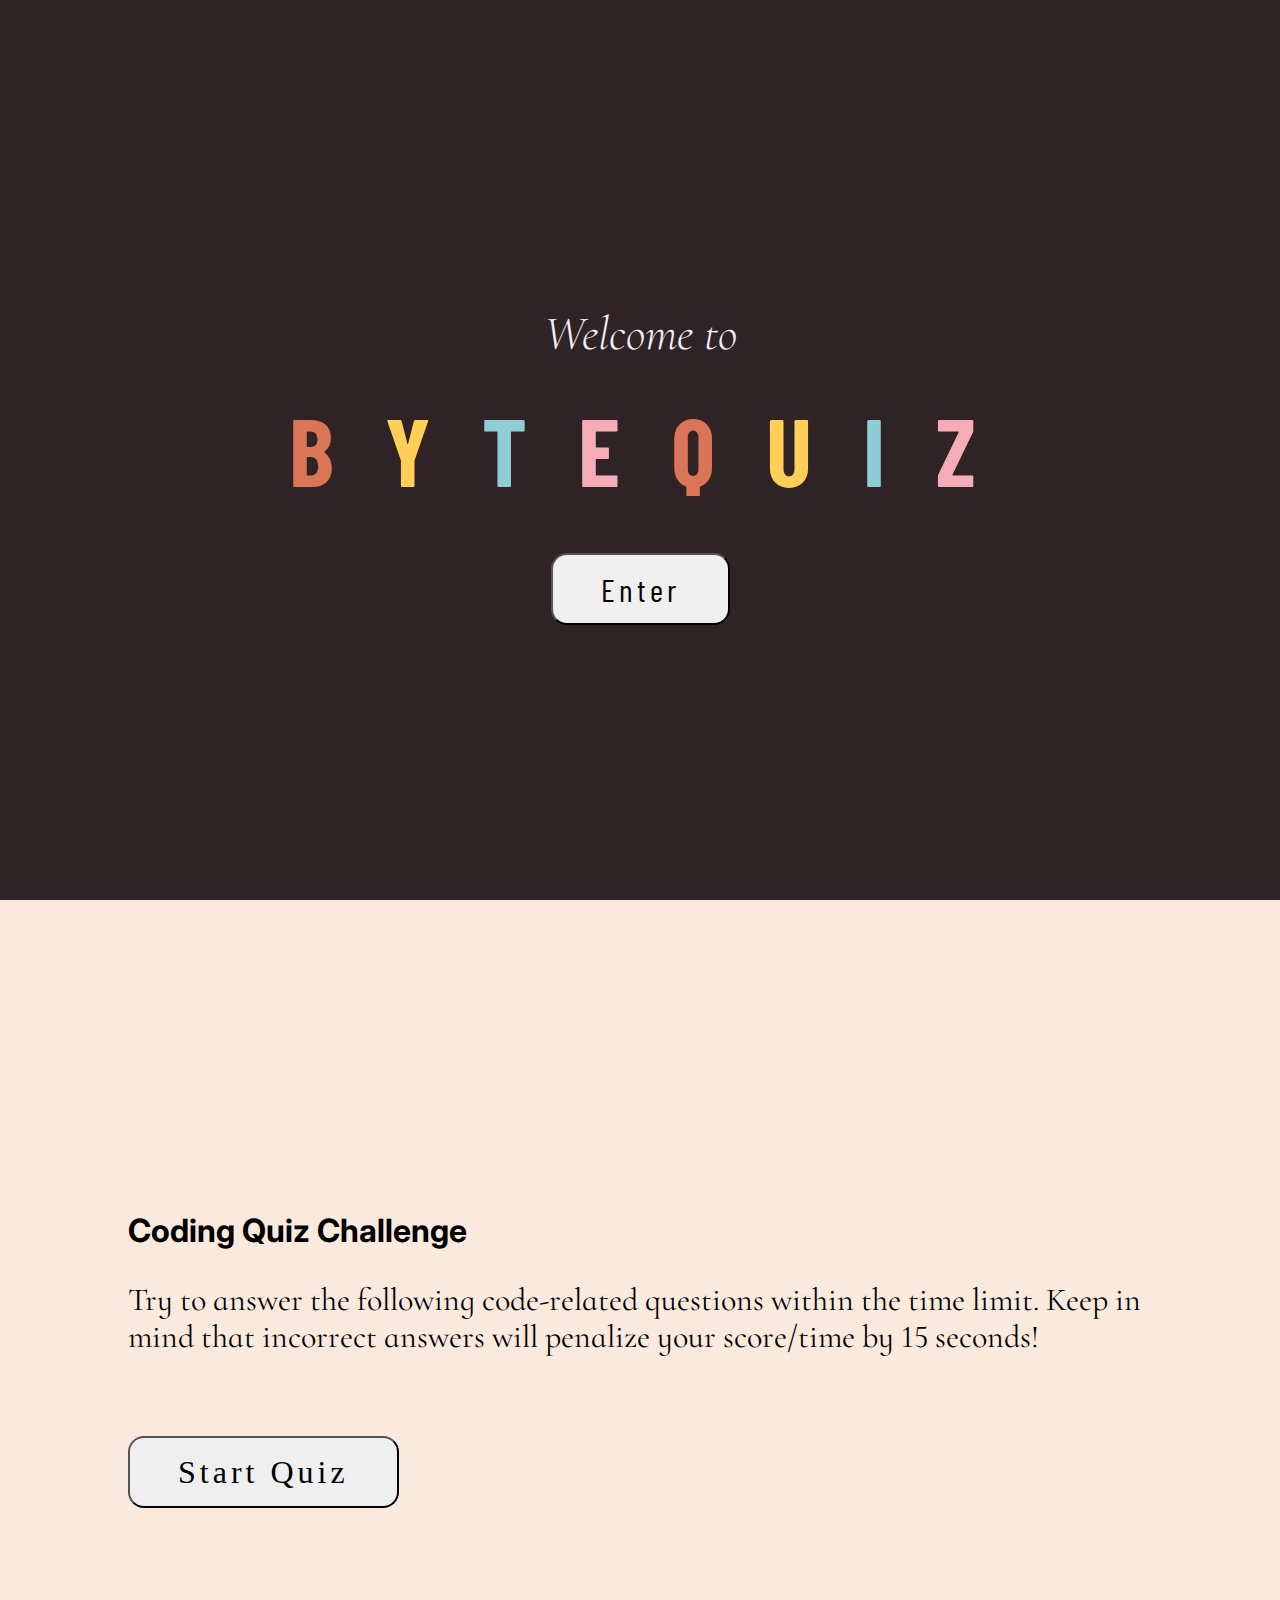
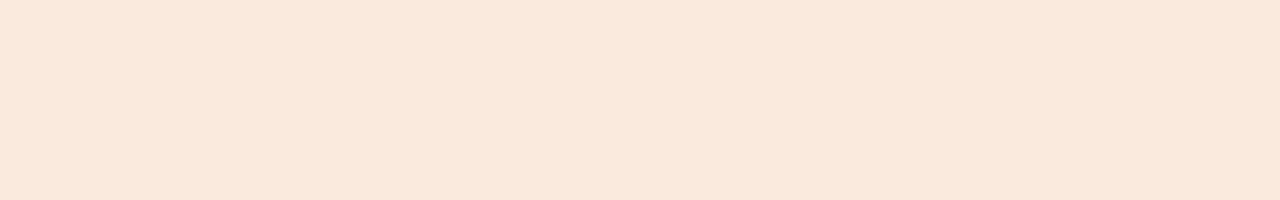
<file: index.html>
<!DOCTYPE html>
<html lang="en">
  <head>
    <meta charset="UTF-8" />
    <meta name="viewport" content="width=device-width, initial-scale=1.0" />
    <title>ByteQuiz</title>
    <link rel="preconnect" href="https://fonts.googleapis.com" />
    <link rel="preconnect" href="https://fonts.gstatic.com" crossorigin />
    <link rel="preconnect" href="https://fonts.googleapis.com" />
    <link rel="preconnect" href="https://fonts.gstatic.com" crossorigin />
    <link
      href="https://fonts.googleapis.com/css2?family=Barlow+Condensed:ital,wght@0,100;0,200;0,300;0,400;0,500;0,600;0,700;0,800;0,900;1,100;1,200;1,300;1,400;1,500;1,600;1,700;1,800;1,900&family=Cormorant+Infant:ital,wght@0,300;0,400;0,500;0,600;0,700;1,300;1,400;1,500;1,600;1,700&family=Inter:wght@100;200;300;400;500&display=swap"
      rel="stylesheet"
    />
    <link rel="stylesheet" href="assets/css/normalize.css" />
    <link rel="stylesheet" href="assets/css/styles.css" />
  </head>
  <body>
    <section id="home">
      <div class="welcome">
        <h1 class="header">Welcome to</h1>
        <div class="project-title">
          <span>b</span>
          <span>y</span>
          <span>t</span>
          <span>e</span>
          <span>q</span>
          <span>u</span>
          <span>i</span>
          <span>z</span>
        </div>
        <button class="btn" onclick="window.location.href='#introduction'">
          Enter
        </button>
      </div>
    </section>
    <section id="introduction">
      <div class="scores hide">
        <a href="highscores.html">View Highscores</a>
      </div>

      <div id="timer" class="timer hide">Time: <span id="time">0</span></div>

      <div class="quiz">
        <div id="start-screen" class="start">
          <h1>Coding Quiz Challenge</h1>
          <p>
            Try to answer the following code-related questions within the time
            limit. Keep in mind that incorrect answers will penalize your
            score/time by 15 seconds!
          </p>
          <button id="start" class="btn">Start Quiz</button>
        </div>

        <div id="questions" class="hide">
          <h2 id="question-title"></h2>
          <div id="choices" class="choices"></div>
        </div>

        <div id="end-screen" class="hide">
          <h2>All done!</h2>
          <p>Your final score is <span id="final-score"></span>.</p>
          <p id="user-initial">
            Enter initials: <input type="text" id="initials" max="3" />
            <button id="submit">Submit</button>
          </p>
        </div>

        <div id="feedback" class="feedback hide"></div>
      </div>
    </section>
    <!-- <script src="./assets/js/questions.js"></script> -->
    <script src="./assets/js/logic.js"></script>
  </body>
</html>
</file>
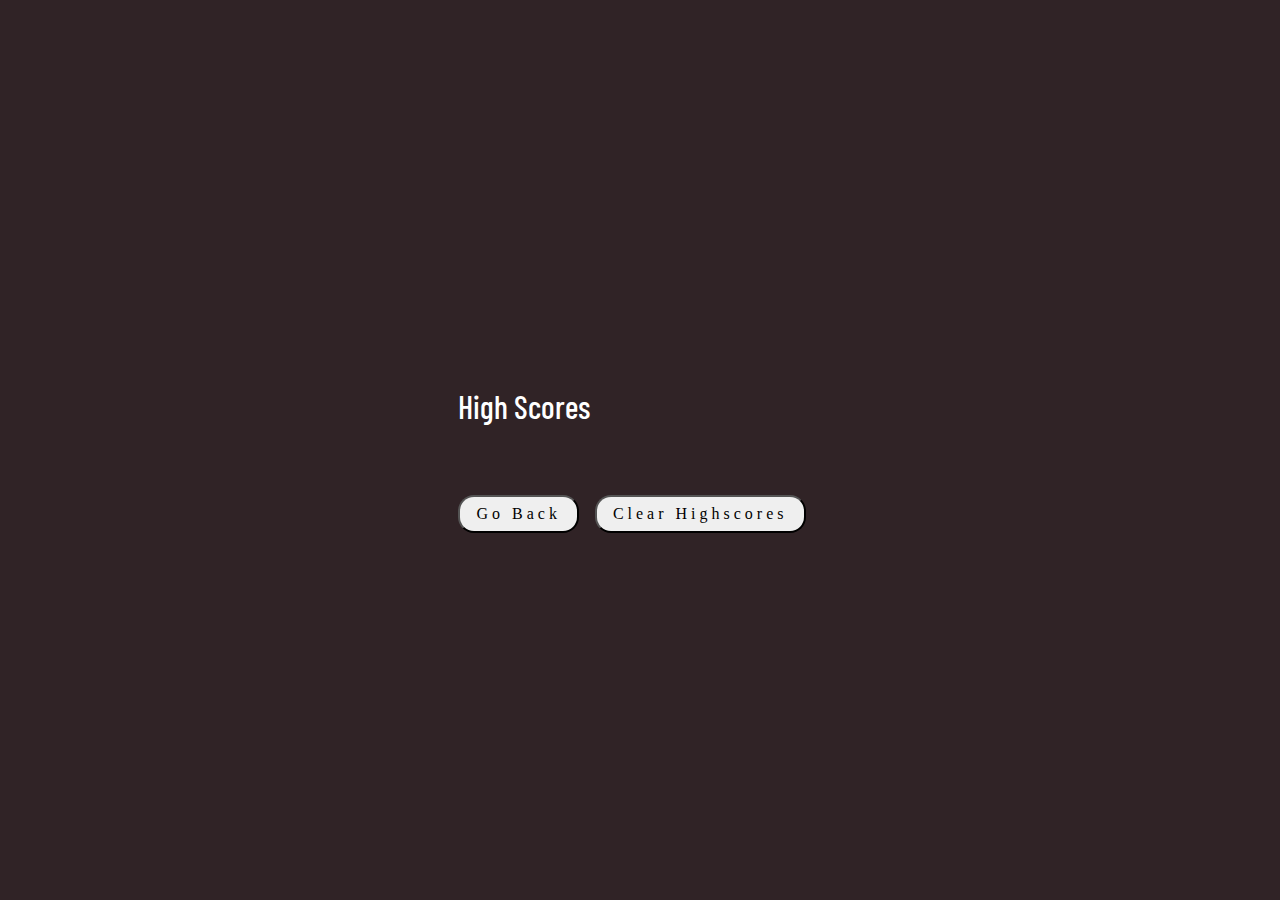
<file: highscores.html>
<!DOCTYPE html>
<html lang="en">
  <head>
    <meta charset="UTF-8" />
    <meta name="viewport" content="width=device-width, initial-scale=1.0" />
    <meta http-equiv="X-UA-Compatible" content="ie=edge" />
    <title>ByteQuiz</title>
    <link rel="preconnect" href="https://fonts.googleapis.com" />
    <link rel="preconnect" href="https://fonts.gstatic.com" crossorigin />
    <link rel="preconnect" href="https://fonts.googleapis.com" />
    <link rel="preconnect" href="https://fonts.gstatic.com" crossorigin />
    <link
      href="https://fonts.googleapis.com/css2?family=Barlow+Condensed:ital,wght@0,100;0,200;0,300;0,400;0,500;0,600;0,700;0,800;0,900;1,100;1,200;1,300;1,400;1,500;1,600;1,700;1,800;1,900&family=Cormorant+Infant:ital,wght@0,300;0,400;0,500;0,600;0,700;1,300;1,400;1,500;1,600;1,700&family=Inter:wght@100;200;300;400;500&display=swap"
      rel="stylesheet"
    />
    <link rel="stylesheet" href="assets/css/normalize.css" />
    <link rel="stylesheet" href="assets/css/styles.css" />
  </head>

  <body>
    <div class="wrapper-scores">
      <div class="scores">
        <h1>High Scores</h1>
        <ol id="highscores"></ol>

        <div class="btn-container">
          <button
            onclick="window.location.href='index.html'"
            class="btn btn-highscores"
          >
            Go Back
          </button>
          <button class="btn btn-highscores" id="clear">
            Clear Highscores
          </button>
        </div>
      </div>
    </div>

    <script src="./assets/js/scores.js"></script>
  </body>
</html>
</file>
<file: assets/css/styles.css>
body {
  margin: 0;
  padding: 0;
}
html {
  -webkit-tap-highlight-color: rgba(0, 0, 0, 0);
}

#home {
  height: 100vh;
  /* background-image: url(../../assets/images/background.jpg); */
  background-color: #302326;
  background-size: cover;
  background-position: center;
  background-repeat: no-repeat;
  font-family: 'Barlow Condensed', sans-serif;
  color: #f3edfc;
  display: flex;
  align-items: center;
  justify-content: center;
  text-align: center;
}

.wrapper-scores {
  display: flex;
  height: 100vh;
  background: #302326;
  color: #fff;
  align-items: center;
  justify-content: center;
}

.project-title {
  text-transform: uppercase;
  font-weight: 700;
  font-size: 6rem;
  letter-spacing: 1rem;
}
.header {
  font-family: 'Cormorant Infant', serif;
  font-weight: 300;
  font-size: 3rem;
  font-style: italic;
}

.project-title span:nth-child(1),
.project-title span:nth-child(5) {
  color: #db7558;
}

.project-title span:nth-child(2),
.project-title span:nth-child(6) {
  color: #ffcf57;
}
.project-title span:nth-child(3),
.project-title span:nth-child(7) {
  color: #8fcdd4;
}
.project-title span:nth-child(4),
.project-title span:nth-child(8) {
  color: #f6acb6;
}

.btn {
  margin-top: 3rem;
  padding: 1rem 3rem;
  font-size: 2rem;
  border-radius: 1rem;
  letter-spacing: 0.25rem;
  outline: none;
  cursor: pointer;
}

.btn:hover {
  color: #fff;
  background: #db7558;
}

/* Quiz Section */
#introduction {
  background: #faeadd;
  height: 100vh;
  display: flex;
  flex-direction: column;
  justify-content: center;
  align-items: center;
  position: relative;
}

.hide {
  display: none;
}
.quiz {
  width: 80%;
}

#start-screen h1 {
  font-family: 'Inter', sans-serif;
  font-size: 2rem;
}

#start-screen p {
  font-family: 'Cormorant Infant', serif;
  font-size: 2rem;
}

#question-title {
  font-family: 'Inter', sans-serif;
}
.choices {
  display: flex;
  flex-direction: column;
}
.choices button {
  font-family: 'Cormorant Infant', serif;
  font-size: 2rem;
  display: block;
  padding: 0.5rem;
  margin-top: 0.5rem;
  cursor: pointer;
}

.choices button:hover {
  background: #db7558;
  color: #fff;
}

.choices button:active {
  background: #db7558;
  color: #fff;
}

#timer {
  font-family: 'Barlow Condensed', sans-serif;
  font-weight: 300;
  font-size: 1.5rem;
  position: absolute;
  top: 10%;
  right: 10%;
}

#feedback {
  padding: 3rem 0;
  font-size: 1.5rem;
}
#end-screen {
  text-align: center;
}

#end-screen h2,
.wrapper-scores h1 {
  font-family: 'Barlow Condensed', sans-serif;
  font-weight: 500;
  font-size: 2rem;
}
#end-screen p,
#final-score,
#highscores li {
  font-family: 'Cormorant Infant', serif;
  font-size: 1.5rem;
}

#final-score {
  color: #db7558;
}

.btn-container {
  display: flex;
  justify-content: end;
}
.btn-highscores {
  margin-right: 1rem;
  padding: 0.5rem 1rem;
  font-size: 1rem;
}

@media screen and (max-width: 600px) {
  .project-title,
  .header {
    font-size: 3rem;
    letter-spacing: 0.5rem;
  }
  .btn {
    margin-top: 2rem;
    padding: 0.5rem 1.5rem;
    font-size: 1rem;

    letter-spacing: 0.2rem;
  }
  .btn-container {
    flex-direction: column;
  }
  #question-title {
    font-size: 1.5rem;
  }
  .choices button {
    font-size: 1rem;
    padding: 0.25rem;
  }
  #feedback {
    font-size: 1rem;
  }

  #user-initial {
    display: flex;
    flex-direction: column;
  }

  #submit {
    margin-top: 1rem;
  }
}
</file>
